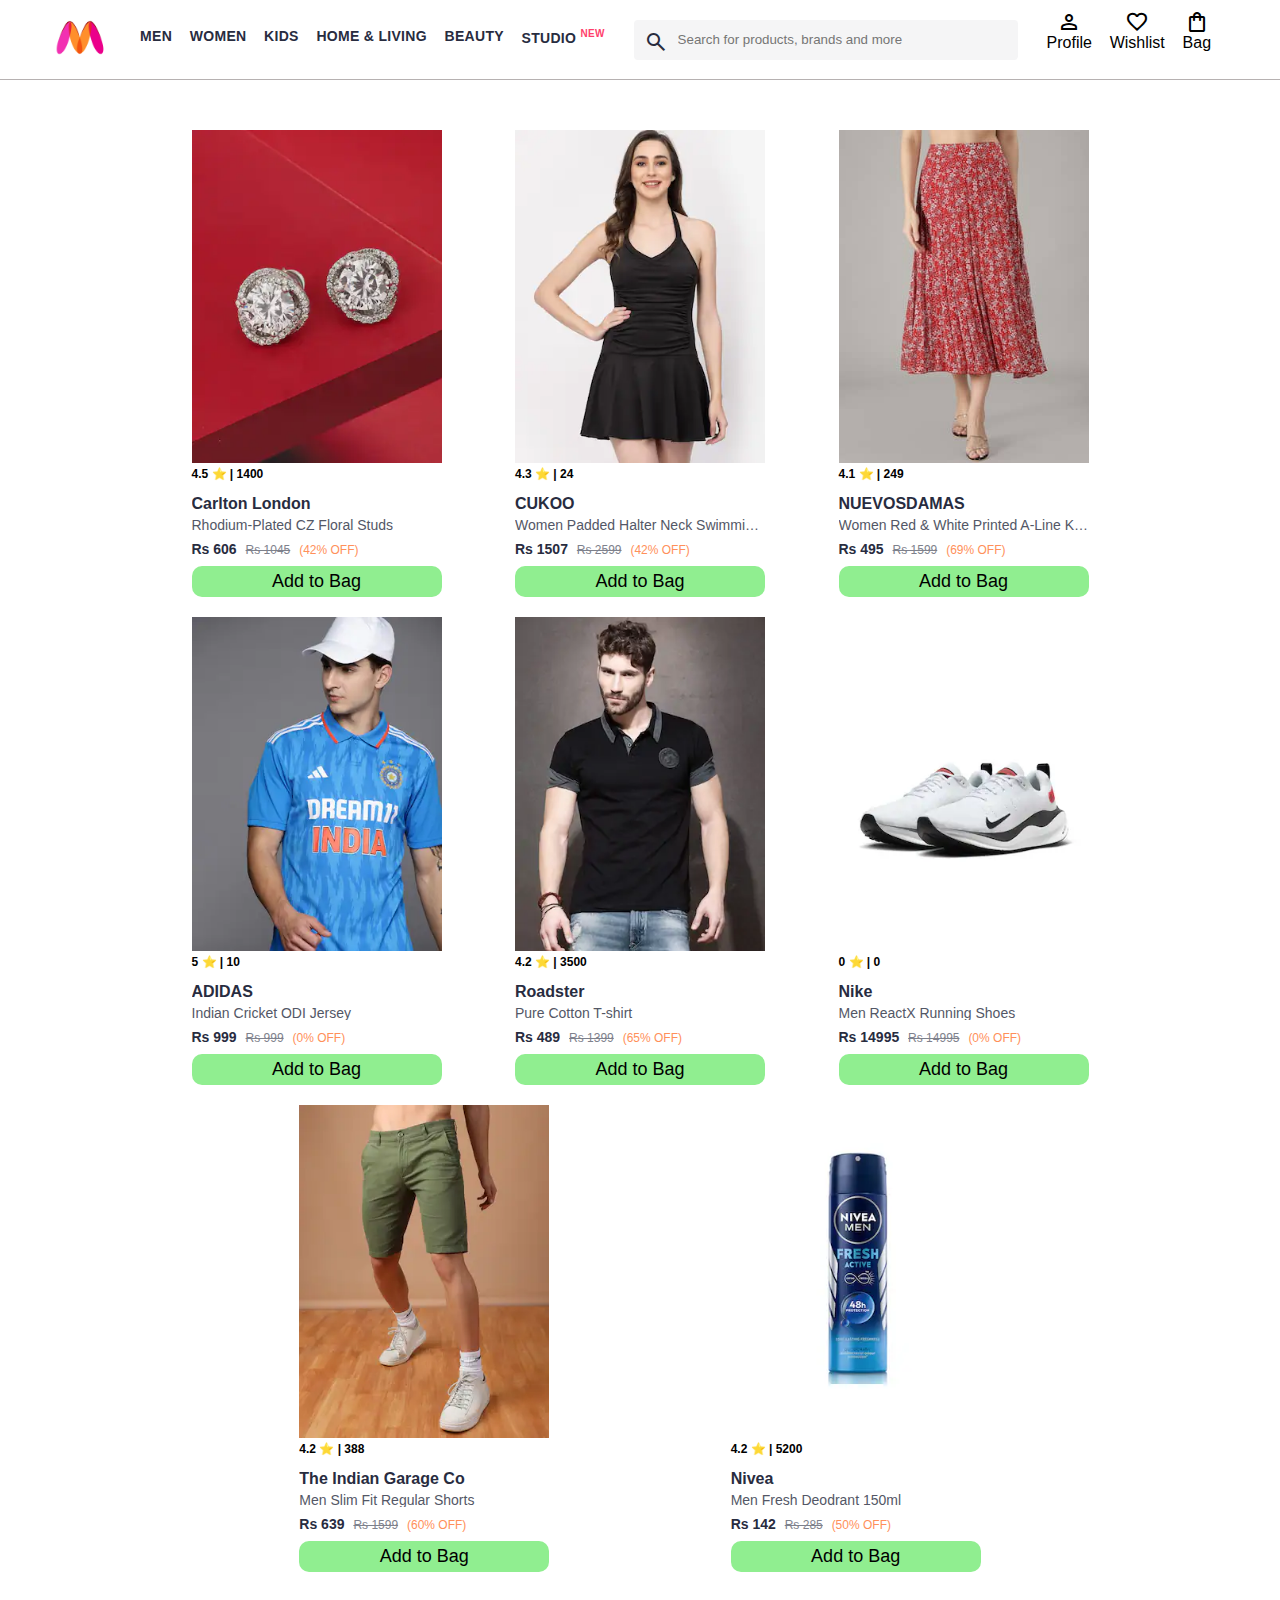
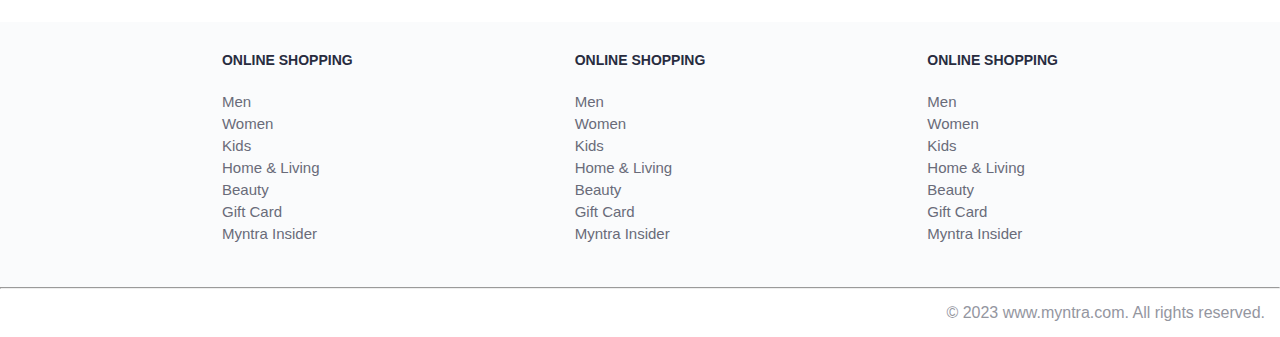
<file: index.html>
<!DOCTYPE html>
<html lang="en">
<head>
    <title>Myntra Functional Clone</title>
    <link rel="stylesheet" href="css/index.css">
    <link rel="stylesheet" href="https://fonts.googleapis.com/css2?family=Material+Symbols+Outlined:opsz,wght,FILL,GRAD@20..48,100..700,0..1,-50..200" />
</head>
<body>
    <header>
        <div class="logo_container">
            <a href="#"><img class="myntra_home" src="images/myntra_logo.webp" alt="Myntra Home"></a>
        </div>
        <nav class="nav_bar">
            <a href="#">Men</a>
            <a href="#">Women</a>
            <a href="#">Kids</a>
            <a href="#">Home & Living</a>
            <a href="#">Beauty</a>
            <a href="#">Studio <sup>New</sup></a>
        </nav>
        <div class="search_bar">
            <span class="material-symbols-outlined search_icon">search</span>
            <input class="search_input" placeholder="Search for products, brands and more">
        </div>
        <div class="action_bar">
            <div class="action_container">
                <span class="material-symbols-outlined action_icon">person</span>
                <span class="action_name">Profile</span>
            </div>

            <div class="action_container">
                <span class="material-symbols-outlined action_icon">favorite</span>
                <span class="action_name">Wishlist</span>
            </div>

            <a class="action_container" href="pages/bag.html">
                <span class="material-symbols-outlined action_icon">shopping_bag</span>
                <span class="action_name">Bag</span>
                <span class="bag_item_count">0</span>
            </a>
        </div>
    </header>



    <main>
        <div class="items_container">
            
            
        </div>
    </main>



    <footer>
        <div class="footer_container">
            <div class="footer_column">
                <h3>ONLINE SHOPPING</h3>

                <a href="#">Men</a>
                <a href="#">Women</a>
                <a href="#">Kids</a>
                <a href="#">Home & Living</a>
                <a href="#">Beauty</a>
                <a href="#">Gift Card</a>
                <a href="#">Myntra Insider</a>
            </div>

            <div class="footer_column">
                <h3>ONLINE SHOPPING</h3>

                <a href="#">Men</a>
                <a href="#">Women</a>
                <a href="#">Kids</a>
                <a href="#">Home & Living</a>
                <a href="#">Beauty</a>
                <a href="#">Gift Card</a>
                <a href="#">Myntra Insider</a>
            </div>

            <div class="footer_column">
                <h3>ONLINE SHOPPING</h3>

                <a href="#">Men</a>
                <a href="#">Women</a>
                <a href="#">Kids</a>
                <a href="#">Home & Living</a>
                <a href="#">Beauty</a>
                <a href="#">Gift Card</a>
                <a href="#">Myntra Insider</a>
            </div>
        </div>
        <hr>

        <div class="copyright">
            © 2023 www.myntra.com. All rights reserved.
        </div>
    </footer>

    <script src="data/items.js"></script>
    <script src="scripts/index.js"></script>
</body>
</html>
</file>
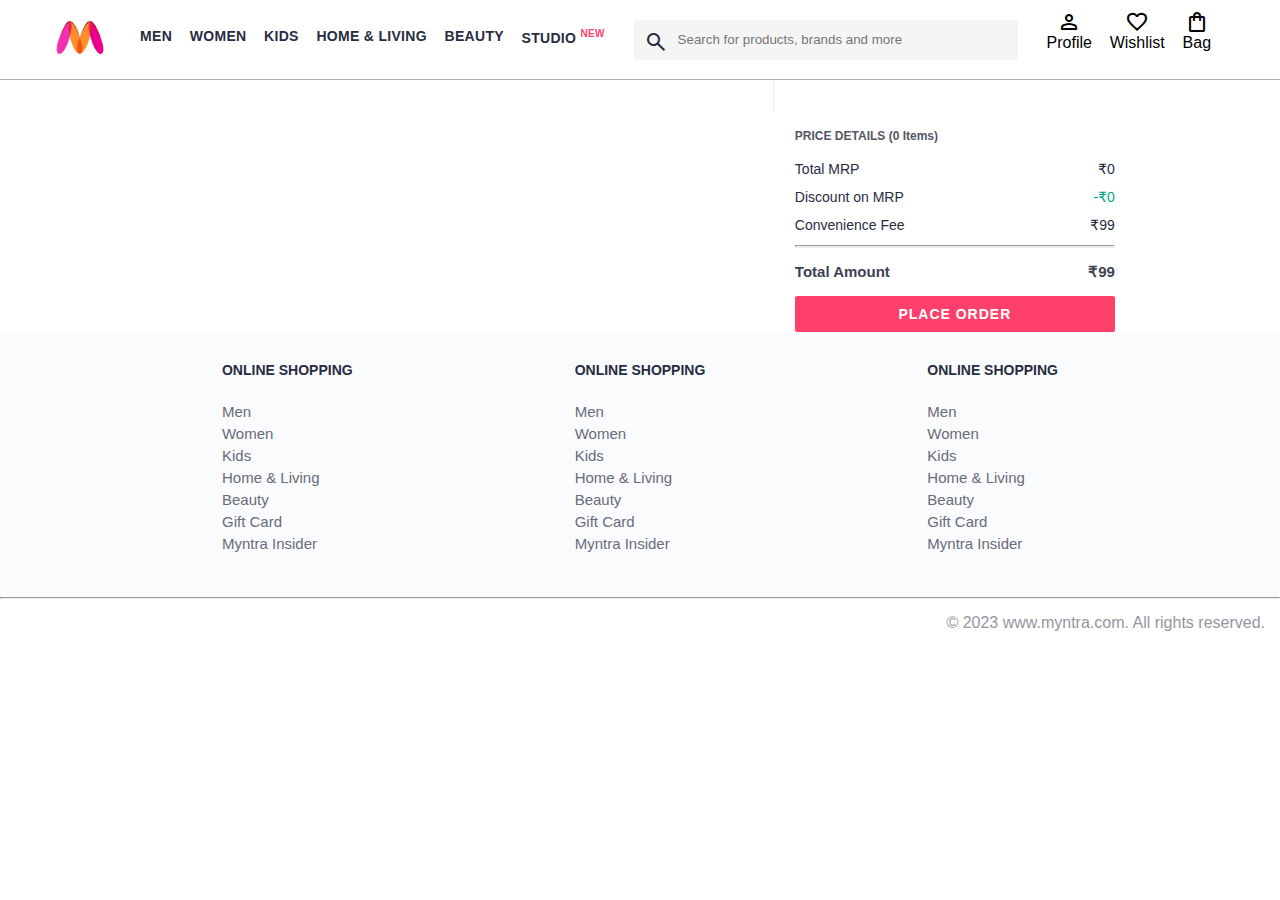
<file: pages/bag.html>
<!DOCTYPE html>
<html lang="en">
<head>
    <title>Myntra Clone</title>
    <link rel="stylesheet" href="../css/index.css">
    <link rel="stylesheet" href="../css/bag.css">
    <link rel="stylesheet" href="https://fonts.googleapis.com/css2?family=Material+Symbols+Outlined:opsz,wght,FILL,GRAD@20..48,100..700,0..1,-50..200" />
</head>
<body>
    <header>
        <div class="logo_container">
            <a href="#"><img class="myntra_home" src="../images/myntra_logo.webp" alt="Myntra Home"></a>
        </div>
        <nav class="nav_bar">
            <a href="#">Men</a>
            <a href="#">Women</a>
            <a href="#">Kids</a>
            <a href="#">Home & Living</a>
            <a href="#">Beauty</a>
            <a href="#">Studio <sup>New</sup></a>
        </nav>
        <div class="search_bar">
            <span class="material-symbols-outlined search_icon">search</span>
            <input class="search_input" placeholder="Search for products, brands and more">
        </div>
        <div class="action_bar">
            <div class="action_container">
                <span class="material-symbols-outlined action_icon">person</span>
                <span class="action_name">Profile</span>
            </div>

            <div class="action_container">
                <span class="material-symbols-outlined action_icon">favorite</span>
                <span class="action_name">Wishlist</span>
            </div>

            <div class="action_container">
                <span class="material-symbols-outlined action_icon">shopping_bag</span>
                <span class="action_name">Bag</span>
                <span class="bag_item_count">0</span>
            </div>
        </div>
    </header>


    <main>
      <div class="bag-page">


        <div class="bag-items-container">
        </div>


        <div class="bag-summary">
        </div>

      </div>
    </main>


    <footer>
        <div class="footer_container">
            <div class="footer_column">
                <h3>ONLINE SHOPPING</h3>

                <a href="#">Men</a>
                <a href="#">Women</a>
                <a href="#">Kids</a>
                <a href="#">Home & Living</a>
                <a href="#">Beauty</a>
                <a href="#">Gift Card</a>
                <a href="#">Myntra Insider</a>
            </div>

            <div class="footer_column">
                <h3>ONLINE SHOPPING</h3>

                <a href="#">Men</a>
                <a href="#">Women</a>
                <a href="#">Kids</a>
                <a href="#">Home & Living</a>
                <a href="#">Beauty</a>
                <a href="#">Gift Card</a>
                <a href="#">Myntra Insider</a>
            </div>

            <div class="footer_column">
                <h3>ONLINE SHOPPING</h3>

                <a href="#">Men</a>
                <a href="#">Women</a>
                <a href="#">Kids</a>
                <a href="#">Home & Living</a>
                <a href="#">Beauty</a>
                <a href="#">Gift Card</a>
                <a href="#">Myntra Insider</a>
            </div>
        </div>
        <hr>

        <div class="copyright">
            © 2023 www.myntra.com. All rights reserved.
        </div>
    </footer>
    <script src="../data/items.js"></script>
    <script src="../scripts/index.js"></script>
    <script src="../scripts/bag.js"></script>
</body>
</html>
</file>
<file: css/index.css>
/***************** Item Page CSS **************************/
/*.action_container {
    text-decoration: none;
}
a.action_container:link {
    color:black;
}
.item-details {
    cursor: pointer;
    width: 250px;
    margin: 10px;
}
.stars {
    font-size: 12px;
    font-weight: 700;
    text-align: left;
}
.company {
    font-size: 18px;
    font-weight: 700;
    line-height: 1;
    color: #282c3f;
    margin-bottom: 6px;
    overflow: hidden;
    text-overflow: ellipsis;
    white-space: nowrap;
    margin-top: 20px;
}
.item-name {
    color: #535766;
    font-size: 16px;
    line-height: 1;
    margin-bottom: 0;
    margin-top: 0;
    overflow: hidden;
    text-overflow: ellipsis;
    white-space: nowrap;
    font-weight: 400;
    display: block;
}
.price-container {
    margin-top: 10px;
}
.current-price {
    font-size: 14px;
    font-weight: 700;
    color: #282c3f;
}
.original-price {
    text-decoration: line-through;
    color: #7e818c;
    font-weight: 400;
    margin-left: 5px;
    font-size: 12px;
}
.discount-percentage {
    color: #ff905a;
    font-weight: 400;
    font-size: 12px;
    margin-left: 5px;
}
.btn-bag {
    background-color: lightgreen;
    border: none;
    padding: 5px 15px;
    border-radius: 10px;
    width: 100%;
    margin-top: 7px;
    font-size: 20px;
    cursor: pointer;
}
.bag-items {
    background-color: #f16565;
    white-space: nowrap;
    text-align: center;
    line-height: 18px;
    padding: 0 6px;
    height: 18px;
    position: relative;
    border-radius: 50%;
    font-size: 12px;
    color: #fff;
    left: 13px;
    top: -44px;
    font-weight: 700;
    cursor: pointer;
}*/

* {
    margin: 0;
    padding: 0;
    font-family: Assistant,-apple-system,BlinkMacSystemFont,Segoe UI,Roboto,Helvetica,Arial,sans-serif;
    box-sizing: border-box;
}
header {
    display: flex;
    background-color: #ffffff;
    height: 80px;
    justify-content: space-between;
    align-items: center;
    border-bottom: 1px solid #b6b1b1;
}
.myntra_home {
    height: 45px;
}
.logo_container {
    margin-left: 4%;
}
.action_bar {
    margin-right: 4%;
}
.nav_bar {
    display: flex;
    min-width: 500px;
    justify-content: space-evenly;
}
.nav_bar a {
    font-size: 14px;
    letter-spacing: .3px;
    color: #282c3f;
    font-weight: 700;
    text-transform: uppercase;
    text-decoration: none;
    padding: 28px 0;
    border-bottom: 5px solid #ffffff;
}
.nav_bar a:hover {
    border-bottom: 4px solid #f54e77;
}

.nav_bar a sup {
    color: #ff3f6c;
    font-size: 10px;
}

.search_bar {
    height: 40px;
    min-width: 200px;
    width: 30%;
    display: flex;
    align-items: center;
}
.search_icon {
    box-sizing: content-box;
    height: 20px;
    padding: 10px;

    background-color: #f5f5f6;
    color: #282c3f;
    font-weight: 300;
    border-radius: 4px 0 0 4px;
}
.search_input {
    color: #696e79;
    background-color: #f5f5f6;
    flex-grow: 1;
    height: 40px;
    border: 0;
    border-radius: 0 4px 4px 0;
}

.action_bar {
    display: flex;
    min-width: 200px;
    justify-content: space-evenly;
}

.action_container {
    display: flex;
    flex-direction: column;
    align-items: center;
}

/* Main section */
.banner_container {
    margin: 40px 0;
}
.banner_image {
    width: 100%;
}

.category_heading {
    text-transform: uppercase;
    color: #3e4152;
    letter-spacing: .15em;
    font-size: 1.8em;
    margin: 50px 0 10px 30px;
    max-height: 5em;
    font-weight: 700;
}

.category-items, .items_container{
    width: 80%;
    margin: 50px 10%;
    display: flex;
    flex-wrap: wrap;
    justify-content: space-evenly;
}

.sale_item {
    width: 250px;
}

.footer_container {
    padding: 30px 0px 40px 0px;
    background: #FAFBFC;
    display: flex;
    justify-content: space-evenly;
}

.footer_column {
    display: flex;
    flex-direction: column;
}

.footer_column h3 {
    color: #282c3f;
    font-size: 14px;
    margin-bottom: 25px;
}

.footer_column a {
    color: #696b79;
    font-size: 15px;
    text-decoration: none;
    padding-bottom: 5px;
}

.copyright {
    color: #94969f;
    text-align: end;
    padding: 15px;
}


.items_container{
    width: 80%;
    margin: 40px 10%;
}
.item_container{
    width: 250px;
    margin: 10px;
}
.item_image{
    width: 100%;
}
.rating{
    font-size: 12px;
    font-weight: 700;
}
.company_name{
    margin-top: 15px;
    font-size: 16px;
    font-weight: 700;
    line-height: 1;
    color: #282c3f;
    margin-bottom: 6px;
    overflow: hidden;
    text-overflow: ellipsis;
    white-space: nowrap;
}
.item_name{
    color: #535766;
    font-size: 14px;
    line-height: 1;
    margin-top: 0;
    margin-bottom: 0;
    overflow: hidden;
    text-overflow: ellipsis;
    white-space: nowrap;
    display: block;
    font-weight: 400;
}
.price{
    margin-top: 10px;
    font-size: 14px;
    line-height: 15px;
    color: #282c3f;
    white-space: nowrap;
}
.current_price{
    font-size: 14px;
    font-weight: 700;
    color: #282c3f;
}
.original_price{
    text-decoration: line-through;
    color: #7e818c;
    font-weight: 400;
    font-size: 12px;
    margin-left: 5px;
}
.discount{
    color: #ff905a;
    font-weight: 400;
    font-size: 12px;
    margin-left: 5px;
}
.btn_add_bag{
    margin-top: 8px;
    font-size: 18px;
    width: 100%;
    background-color: lightgreen;
    border: none;
    border-radius: 10px;
    padding: 5px 15px;
    cursor: pointer;
}
.bag_item_count{
    background-color: #f16565;
    white-space: nowrap;
    text-align: center;
    line-height: 18px;
    padding: 0 6px;
    height: 18px;
    position: relative;
    border-radius: 50%;
    font-size: 12px;
    color: #fff;
    left: 13px;
    top: -44px;
    font-weight: 700;
    cursor: pointer;
}
.action_container{
    text-decoration: none;
}
a.action_container:link {
    color:black;
}
</file>
<file: css/bag.css>
.bag-items-container {
  display: inline-block;
  width: 64%;
  padding-right: 20px;
  border-right: 1px solid #eaeaec;
  padding-top: 32px;
  color: #282c3f;
  font-size: 13px;
  line-height: 1.42857143;
}

.bag-page {
  width: 75%;
  margin-left: 12.5%;
}

.bag-summary {
  vertical-align: top;
  display: inline-block;
  width: 35%;
  padding: 24px 0 0 16px;
  color: #282c3f;
  font-size: 13px;
  line-height: 1.42857143;
}

.bag-details-container {
  margin-bottom: 16px;
}

.price-header {
  font-size: 12px;
  font-weight: 700;
  margin: 24px 0 16px;
  color: #535766;
}

.price-item {
  margin-bottom: 12px;
  line-height: 16px;
  font-size: 14px;
  color: #282c3f;
}

.price-item-value {
  float: right;
}

.priceDetail-base-discount {
  color: #03a685;
}

.price-footer {
  font-weight: 700;
  font-size: 15px;
  padding-top: 16px;
  border-top: 1px solid #eaeaec;
  color: #3e4152;
  line-height: 16px;
}

.btn-place-order {
  width: 100%;
  letter-spacing: 1px;
  font-size: 14px;
  font-weight: 600;
  border-radius: 2px;
  border-width: 0px;
  padding: 10px 16px;
  background-color: rgb(255, 63, 108);
  color: rgb(255, 255, 255);
  cursor: pointer;
}

.bag-item-container {
  margin-bottom: 8px;
  background: #fff;
  font-size: 14px;
  border: 1px solid #eaeaec;
  border-radius: 4px;
  position: relative;
  padding: 12px 12px 0;
}

.item-left-part {
  position: absolute;
  background: rgb(255, 242, 223);
  height: 148px;
  width: 111px;
}

.item-right-part {
  padding-left: 12px;
  position: relative;
  min-height: 148px;
  margin-left: 111px;
  margin-bottom: 12px;
}

.bag-item-img {
  width: 100%;
}

.return-period {
  display: inline-flex;
  font-size: 14px;
  padding-top: 8px;
}

.return-period-days {
  font-weight: 700;
  margin-right: 4px;
}

.delivery-details {
  margin-top: 5px;
  color: #282c3f;
  font-size: 12px;
  letter-spacing: -.1px;
  margin-bottom: 8px;
  line-height: 15px;
}

.delivery-details-days {
  color: #03a685;
}

.remove-from-cart {
  position: absolute;
  font-size: 25px;
  top: 10px;
  right: 18px;
  width: 14px;
  height: 14px;
  cursor: pointer;
}
</file>
